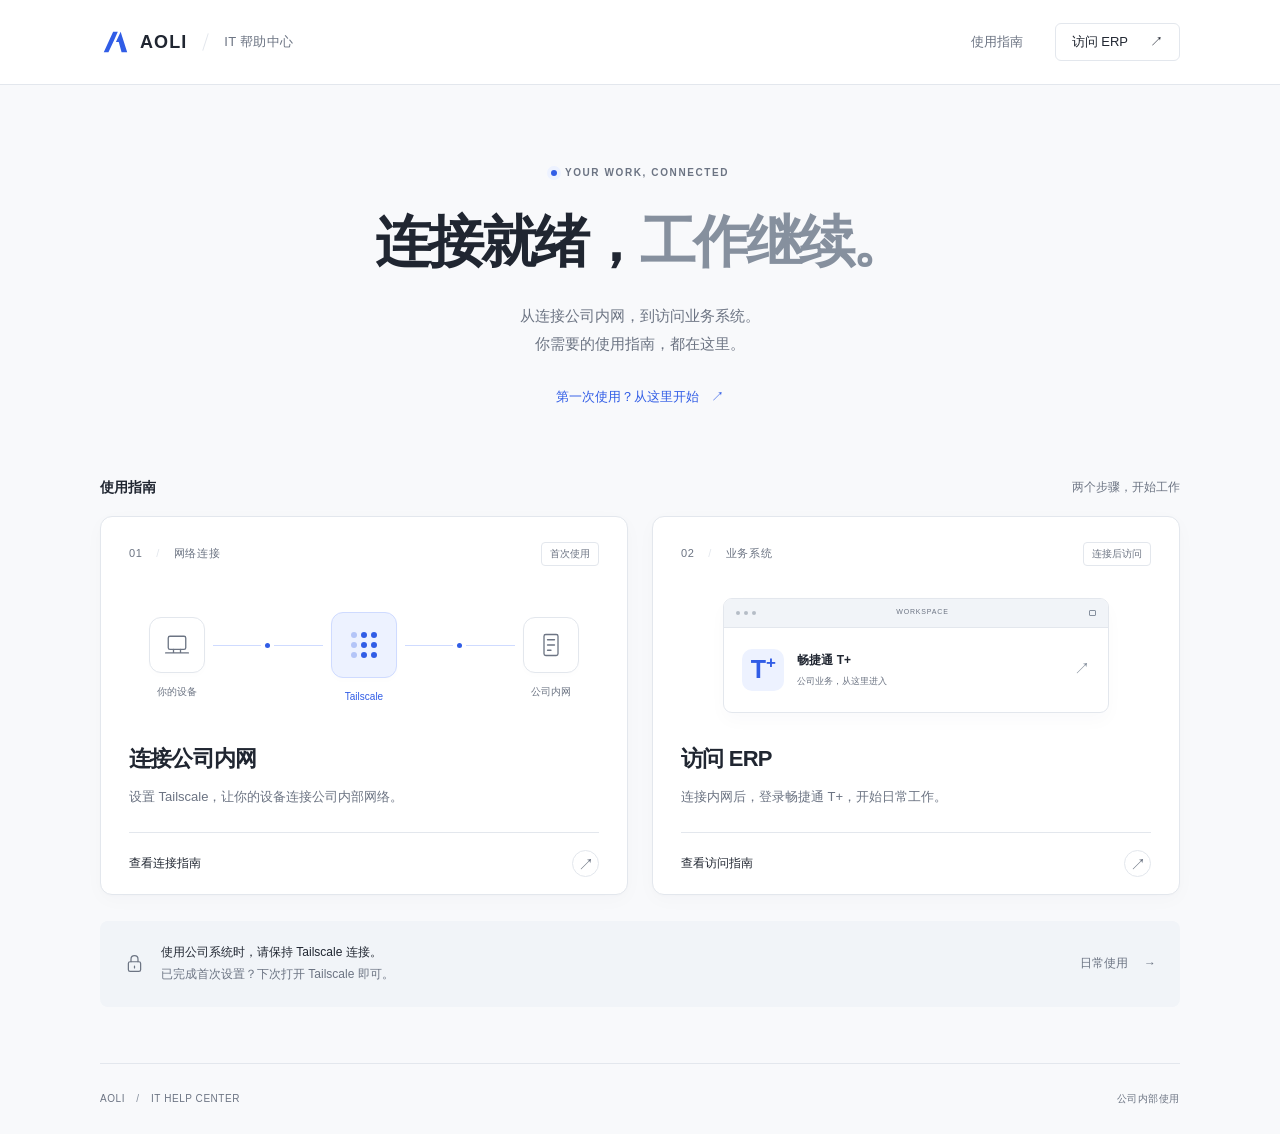
<file: index.html>
<!DOCTYPE html>
<html lang="zh-CN">
<head>
  <meta charset="utf-8">
  <meta name="viewport" content="width=device-width, initial-scale=1">
  <meta name="description" content="AOLI IT 帮助中心：连接公司内网，访问 ERP，让工作顺畅开始。">
  <title>IT 帮助中心 · AOLI</title>
  <link rel="stylesheet" href="style.css?v=3">
</head>
<body>
  <a class="skip-link" href="#main">跳转到主要内容</a>
  <header class="site-header">
    <div class="header-inner">
      <a class="brand" href="./" aria-label="AOLI IT 帮助中心首页">
        <svg class="brand-mark" viewBox="0 0 32 32" aria-hidden="true"><path d="M4 27 14 5h5l-4 9-6 13zm13-11 5-11 7 22h-6l-3-11z" fill="currentColor"/></svg>
        <span>AOLI</span><span class="brand-divider" aria-hidden="true"></span><span class="brand-caption">IT 帮助中心</span>
      </a>
      <nav class="header-nav" aria-label="主导航">
        <a href="#guides">使用指南</a>
        <a class="nav-button" href="erp/">访问 ERP <span aria-hidden="true">↗</span></a>
      </nav>
    </div>
  </header>
  <main class="home container" id="main">
    <section class="hero" aria-labelledby="hero-title">
      <p class="eyebrow"><span class="eyebrow-dot" aria-hidden="true"></span> YOUR WORK, CONNECTED</p>
      <h1 id="hero-title">连接就绪，<span>工作继续。</span></h1>
      <p class="hero-description">从连接公司内网，到访问业务系统。<br>你需要的使用指南，都在这里。</p>
      <a class="hero-link" href="network/">第一次使用？从这里开始 <span aria-hidden="true">↗</span></a>
    </section>
    <section class="guides" id="guides" aria-labelledby="guides-title">
      <div class="section-heading"><h2 id="guides-title">使用指南</h2><span>两个步骤，开始工作</span></div>
      <div class="guide-grid">
        <a class="guide-card" href="network/">
          <div class="card-topline"><span class="card-category">01 <span>/</span> 网络连接</span><span class="tag">首次使用</span></div>
          <div class="card-visual network-visual" aria-hidden="true">
            <div class="network-node"><div class="node-icon"><svg viewBox="0 0 32 32"><rect x="6" y="6" width="20" height="15" rx="2"/><path d="M3 25h26M12 21v4m8-4v4"/></svg></div><span>你的设备</span></div>
            <div class="connection-line"><span></span></div>
            <div class="network-node central-node"><div class="node-icon tailscale-icon"><i></i><i></i><i></i><i></i><i></i><i></i><i></i><i></i><i></i></div><span>Tailscale</span></div>
            <div class="connection-line"><span></span></div>
            <div class="network-node"><div class="node-icon"><svg viewBox="0 0 32 32"><rect x="8" y="4" width="16" height="24" rx="2"/><path d="M12 10h8m-8 6h8m-8 6h4"/></svg></div><span>公司内网</span></div>
          </div>
          <div class="card-content"><h3>连接公司内网</h3><p>设置 Tailscale，让你的设备连接公司内部网络。</p></div>
          <div class="card-bottom"><span>查看连接指南</span><span class="arrow-circle" aria-hidden="true">↗</span></div>
        </a>
        <a class="guide-card" href="erp/">
          <div class="card-topline"><span class="card-category">02 <span>/</span> 业务系统</span><span class="tag">连接后访问</span></div>
          <div class="card-visual erp-visual" aria-hidden="true">
            <div class="app-window">
              <div class="window-toolbar"><span class="window-dots"><i></i><i></i><i></i></span><span>WORKSPACE</span><span class="window-square"></span></div>
              <div class="window-body"><div class="app-symbol">T<span>+</span></div><div class="app-detail"><strong>畅捷通 T+</strong><span>公司业务，从这里进入</span></div><span class="app-open">↗</span></div>
            </div>
          </div>
          <div class="card-content"><h3>访问 ERP</h3><p>连接内网后，登录畅捷通 T+，开始日常工作。</p></div>
          <div class="card-bottom"><span>查看访问指南</span><span class="arrow-circle" aria-hidden="true">↗</span></div>
        </a>
      </div>
    </section>
    <aside class="home-note">
      <svg viewBox="0 0 24 24" aria-hidden="true"><rect x="5" y="10" width="14" height="11" rx="2"/><path d="M8 10V7a4 4 0 0 1 8 0v3m-4 5v2"/></svg>
      <p><strong>使用公司系统时，请保持 Tailscale 连接。</strong><span>已完成首次设置？下次打开 Tailscale 即可。</span></p>
      <a href="network/#next-time">日常使用 <span aria-hidden="true">→</span></a>
    </aside>
  </main>
  <footer class="site-footer container"><span>AOLI <span class="footer-slash">/</span> IT HELP CENTER</span><span>公司内部使用</span></footer>
</body>
</html>
</file>
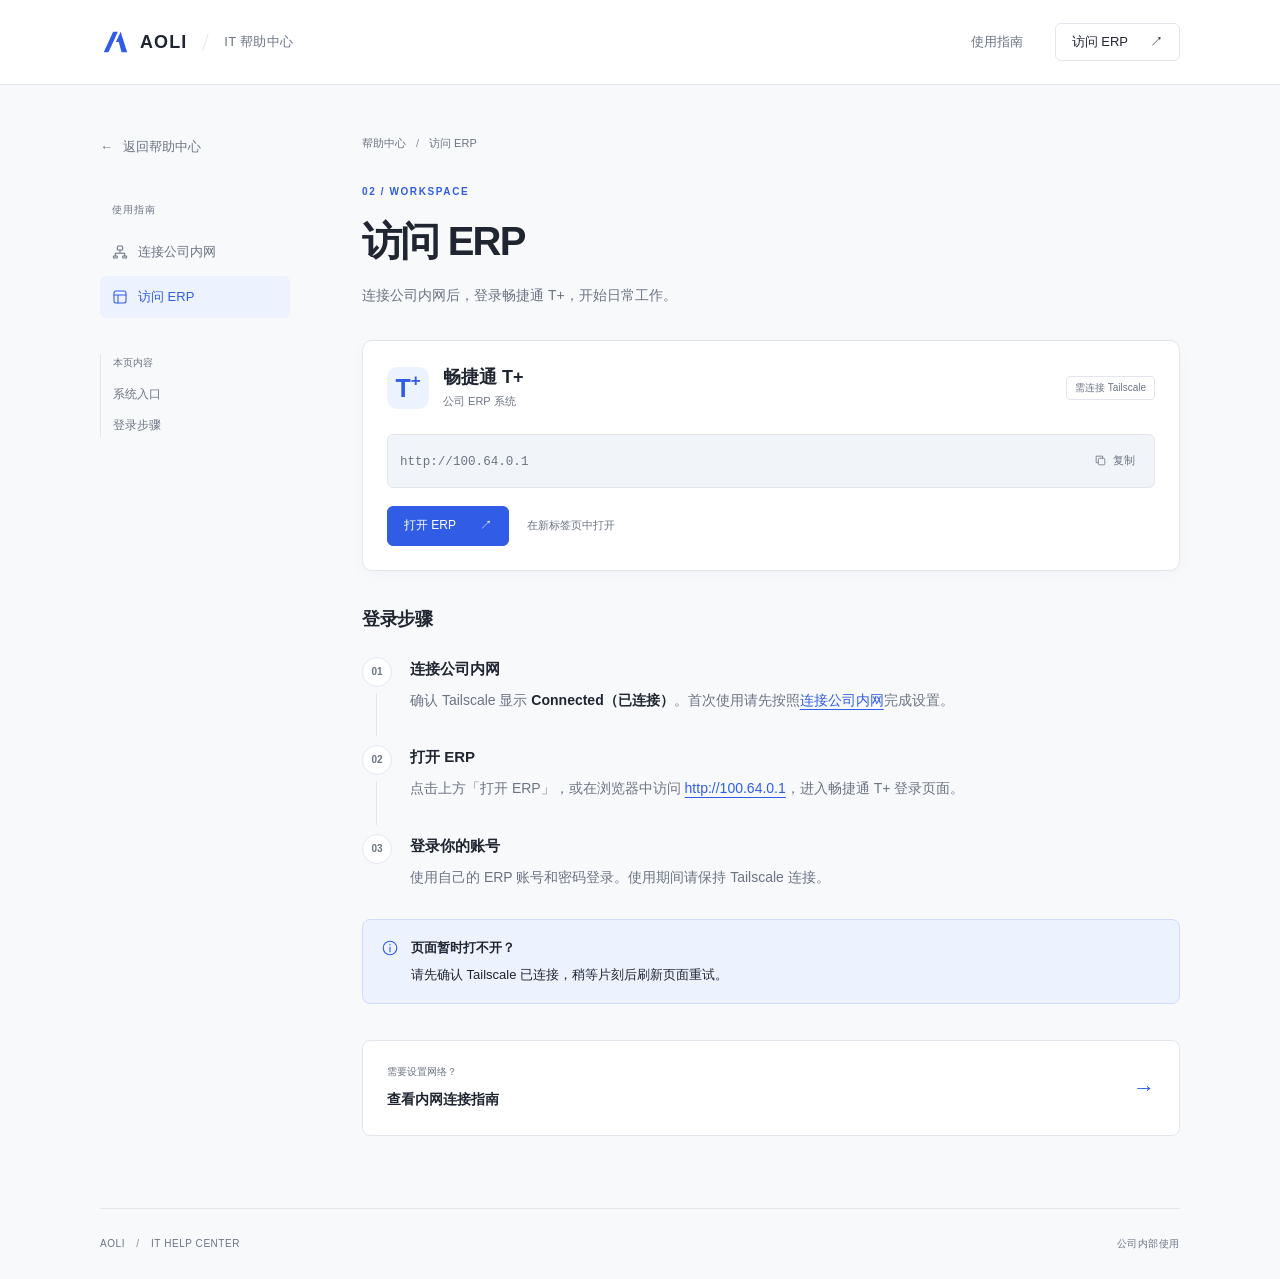
<file: erp/index.html>
<!DOCTYPE html>
<html lang="zh-CN">
<head>
  <meta charset="utf-8">
  <meta name="viewport" content="width=device-width, initial-scale=1">
  <title>访问 ERP · IT 帮助中心</title>
  <link rel="stylesheet" href="../style.css?v=3">
  <script src="../script.js?v=3" defer></script>
</head>
<body>
  <a class="skip-link" href="#main">跳转到主要内容</a>
  <header class="site-header"><div class="header-inner">
      <a class="brand" href="../" aria-label="AOLI IT 帮助中心首页">
        <svg class="brand-mark" viewBox="0 0 32 32" aria-hidden="true"><path d="M4 27 14 5h5l-4 9-6 13zm13-11 5-11 7 22h-6l-3-11z" fill="currentColor"/></svg>
        <span>AOLI</span><span class="brand-divider" aria-hidden="true"></span><span class="brand-caption">IT 帮助中心</span>
      </a>
      <nav class="header-nav" aria-label="主导航"><a href="../#guides">使用指南</a><a class="nav-button" href="../erp/">访问 ERP <span aria-hidden="true">↗</span></a></nav>
  </div></header>
  <div class="docs-layout container">
    <aside class="docs-sidebar">
      <a class="back-link" href="../"><span aria-hidden="true">←</span> 返回帮助中心</a>
      <p class="sidebar-label">使用指南</p>
      <nav class="sidebar-nav" aria-label="使用指南">
        <a href="../network/"><svg viewBox="0 0 24 24" aria-hidden="true"><rect x="8" y="3" width="8" height="6" rx="1.5"/><path d="M12 9v5M5 14h14M5 14v4M19 14v4"/><rect x="2" y="18" width="6" height="3" rx="1"/><rect x="16" y="18" width="6" height="3" rx="1"/></svg>连接公司内网</a>
        <a href="../erp/" aria-current="page"><svg viewBox="0 0 24 24" aria-hidden="true"><rect x="3" y="3" width="18" height="18" rx="3"/><path d="M3 9h18M9 9v12"/></svg>访问 ERP</a>
      </nav>
      <nav class="toc" aria-label="本页目录"><span>本页内容</span><a href="#open-erp">系统入口</a><a href="#login-steps">登录步骤</a></nav>
    </aside>
    <main class="guide-article" id="main">
      <nav class="breadcrumbs" aria-label="面包屑导航"><a href="../">帮助中心</a><span aria-hidden="true">/</span><span aria-current="page">访问 ERP</span></nav>
      <article>
        <header class="article-header"><p class="eyebrow">02 / WORKSPACE</p><h1>访问 ERP</h1><p class="lede">连接公司内网后，登录畅捷通 T+，开始日常工作。</p></header>
        <section class="service-panel" id="open-erp" aria-labelledby="service-title">
          <div class="service-heading"><div class="app-symbol" aria-hidden="true">T<span>+</span></div><div><h2 id="service-title">畅捷通 T+</h2><p>公司 ERP 系统</p></div><span class="tag">需连接 Tailscale</span></div>
          <div class="service-address"><a href="http://100.64.0.1" target="_blank" rel="noopener"><code id="erp-address">http://100.64.0.1</code></a><button class="copy-button" type="button" data-copy-target="erp-address" aria-label="复制 ERP 地址" hidden><svg viewBox="0 0 24 24" aria-hidden="true"><rect x="8" y="8" width="12" height="12" rx="2"/><path d="M16 8V4H4v12h4"/></svg><span>复制</span></button></div>
          <span class="copy-feedback" id="erp-address-feedback" role="status" aria-live="polite"></span>
          <div class="service-actions"><a class="button button-primary" href="http://100.64.0.1" target="_blank" rel="noopener">打开 ERP <span aria-hidden="true">↗</span></a><span>在新标签页中打开</span></div>
        </section>
        <section class="guide-section" id="login-steps" aria-labelledby="login-steps-title">
          <h2 id="login-steps-title">登录步骤</h2>
          <ol class="steps">
            <li><h3>连接公司内网</h3><p>确认 Tailscale 显示 <strong>Connected（已连接）</strong>。首次使用请先按照<a href="../network/">连接公司内网</a>完成设置。</p></li>
            <li><h3>打开 ERP</h3><p>点击上方「打开 ERP」，或在浏览器中访问 <a href="http://100.64.0.1" target="_blank" rel="noopener">http://100.64.0.1</a>，进入畅捷通 T+ 登录页面。</p></li>
            <li><h3>登录你的账号</h3><p>使用自己的 ERP 账号和密码登录。使用期间请保持 Tailscale 连接。</p></li>
          </ol>
        </section>
        <aside class="callout"><svg viewBox="0 0 24 24" aria-hidden="true"><circle cx="12" cy="12" r="9"/><path d="M12 11v6m0-10v1"/></svg><p><strong>页面暂时打不开？</strong>请先确认 Tailscale 已连接，稍等片刻后刷新页面重试。</p></aside>
        <a class="next-guide" href="../network/"><span><small>需要设置网络？</small><strong>查看内网连接指南</strong></span><span aria-hidden="true">→</span></a>
      </article>
    </main>
  </div>
  <footer class="site-footer container"><span>AOLI <span class="footer-slash">/</span> IT HELP CENTER</span><span>公司内部使用</span></footer>
</body>
</html>
</file>
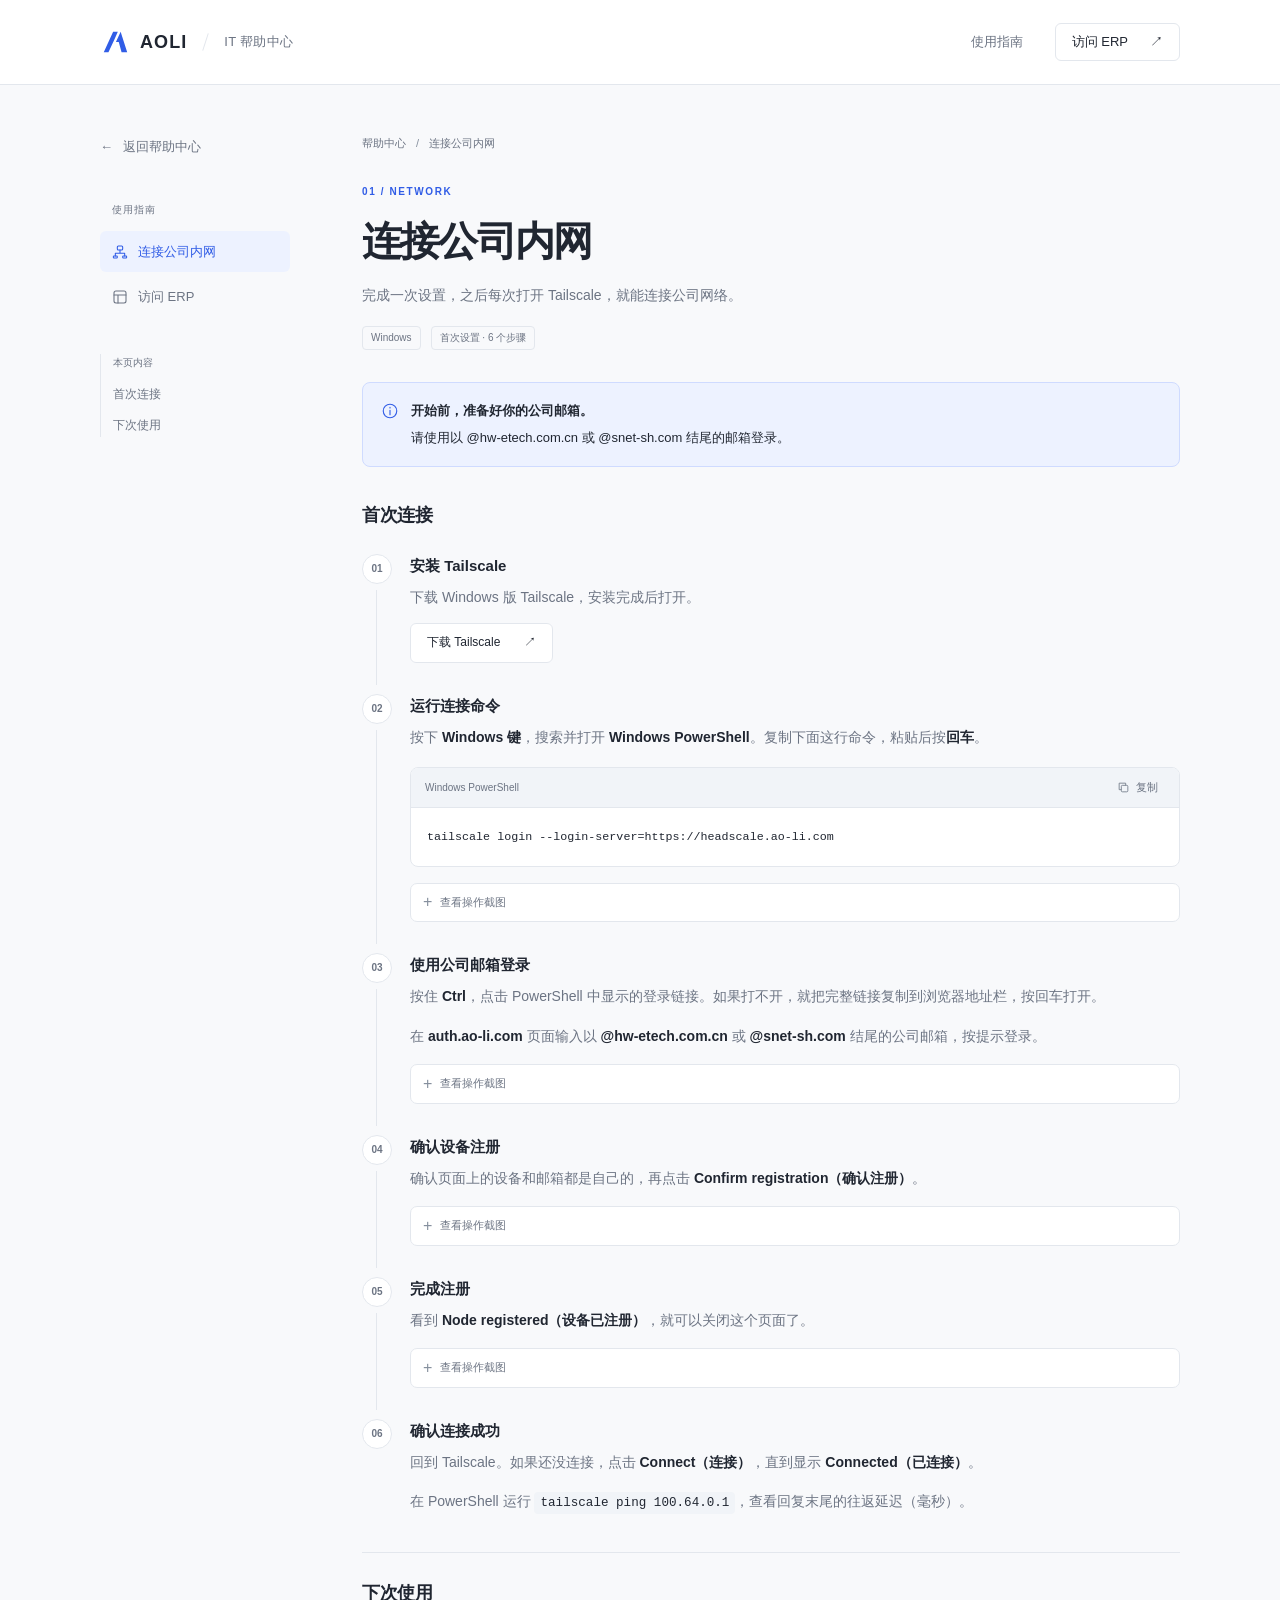
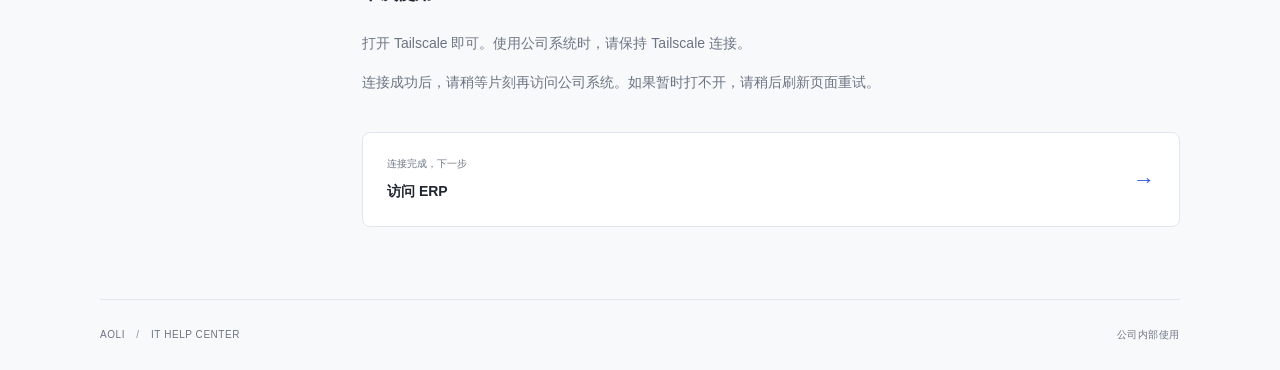
<file: network/index.html>
<!DOCTYPE html>
<html lang="zh-CN">
<head>
  <meta charset="utf-8">
  <meta name="viewport" content="width=device-width, initial-scale=1">
  <title>连接公司内网 · IT 帮助中心</title>
  <link rel="stylesheet" href="../style.css?v=4">
  <script src="../script.js?v=3" defer></script>
</head>
<body>
  <a class="skip-link" href="#main">跳转到主要内容</a>
  <header class="site-header"><div class="header-inner">
      <a class="brand" href="../" aria-label="AOLI IT 帮助中心首页">
        <svg class="brand-mark" viewBox="0 0 32 32" aria-hidden="true"><path d="M4 27 14 5h5l-4 9-6 13zm13-11 5-11 7 22h-6l-3-11z" fill="currentColor"/></svg>
        <span>AOLI</span><span class="brand-divider" aria-hidden="true"></span><span class="brand-caption">IT 帮助中心</span>
      </a>
      <nav class="header-nav" aria-label="主导航"><a href="../#guides">使用指南</a><a class="nav-button" href="../erp/">访问 ERP <span aria-hidden="true">↗</span></a></nav>
  </div></header>
  <div class="docs-layout container">
    <aside class="docs-sidebar">
      <a class="back-link" href="../"><span aria-hidden="true">←</span> 返回帮助中心</a>
      <p class="sidebar-label">使用指南</p>
      <nav class="sidebar-nav" aria-label="使用指南">
        <a href="../network/" aria-current="page"><svg viewBox="0 0 24 24" aria-hidden="true"><rect x="8" y="3" width="8" height="6" rx="1.5"/><path d="M12 9v5M5 14h14M5 14v4M19 14v4"/><rect x="2" y="18" width="6" height="3" rx="1"/><rect x="16" y="18" width="6" height="3" rx="1"/></svg>连接公司内网</a>
        <a href="../erp/"><svg viewBox="0 0 24 24" aria-hidden="true"><rect x="3" y="3" width="18" height="18" rx="3"/><path d="M3 9h18M9 9v12"/></svg>访问 ERP</a>
      </nav>
      <nav class="toc" aria-label="本页目录"><span>本页内容</span><a href="#first-time">首次连接</a><a href="#next-time">下次使用</a></nav>
    </aside>
    <main class="guide-article" id="main">
      <nav class="breadcrumbs" aria-label="面包屑导航"><a href="../">帮助中心</a><span aria-hidden="true">/</span><span aria-current="page">连接公司内网</span></nav>
      <article>
        <header class="article-header">
          <p class="eyebrow">01 / NETWORK</p><h1>连接公司内网</h1>
          <p class="lede">完成一次设置，之后每次打开 Tailscale，就能连接公司网络。</p>
          <div class="article-meta"><span class="tag">Windows</span><span class="tag">首次设置 · 6 个步骤</span></div>
        </header>
        <aside class="callout"><svg viewBox="0 0 24 24" aria-hidden="true"><circle cx="12" cy="12" r="9"/><path d="M12 11v6m0-10v1"/></svg><p><strong>开始前，准备好你的公司邮箱。</strong>请使用以 @hw-etech.com.cn 或 @snet-sh.com 结尾的邮箱登录。</p></aside>
        <section class="guide-section" id="first-time" aria-labelledby="first-time-title">
          <h2 id="first-time-title">首次连接</h2>
          <ol class="steps">
            <li><h3>安装 Tailscale</h3><p>下载 Windows 版 Tailscale，安装完成后打开。</p><a class="button" href="https://tailscale.com/download/windows" target="_blank" rel="noopener">下载 Tailscale <span aria-hidden="true">↗</span></a></li>
            <li><h3>运行连接命令</h3><p>按下 <strong>Windows 键</strong>，搜索并打开 <strong>Windows PowerShell</strong>。复制下面这行命令，粘贴后按<strong>回车</strong>。</p>
              <div class="code-block"><div class="code-toolbar"><span>Windows PowerShell</span><button class="copy-button" type="button" data-copy-target="login-command" aria-label="复制 Tailscale 登录命令" hidden><svg viewBox="0 0 24 24" aria-hidden="true"><rect x="8" y="8" width="12" height="12" rx="2"/><path d="M16 8V4H4v12h4"/></svg><span>复制</span></button></div><pre><code id="login-command">tailscale login --login-server=https://headscale.ao-li.com</code></pre></div>
              <span class="copy-feedback" id="login-command-feedback" role="status" aria-live="polite"></span>
              <details class="screenshot-details"><summary>查看操作截图</summary><figure class="shot"><a href="images/login-command.png" target="_blank" rel="noopener"><img src="images/login-command.png" alt="PowerShell 显示登录命令和登录链接（点击在新标签页查看大图）" loading="lazy" width="1734" height="927"></a></figure></details>
            </li>
            <li><h3>使用公司邮箱登录</h3><p>按住 <strong>Ctrl</strong>，点击 PowerShell 中显示的登录链接。如果打不开，就把完整链接复制到浏览器地址栏，按回车打开。</p><p>在 <strong>auth.ao-li.com</strong> 页面输入以 <strong>@hw-etech.com.cn</strong> 或 <strong>@snet-sh.com</strong> 结尾的公司邮箱，按提示登录。</p>
              <details class="screenshot-details"><summary>查看操作截图</summary><figure class="shot"><a href="images/email-sign-in.png" target="_blank" rel="noopener"><img src="images/email-sign-in.png" alt="公司邮箱登录页面及 Continue 按钮（点击在新标签页查看大图）" loading="lazy" width="2160" height="1368"></a></figure></details>
            </li>
            <li><h3>确认设备注册</h3><p>确认页面上的设备和邮箱都是自己的，再点击 <strong>Confirm registration（确认注册）</strong>。</p>
              <details class="screenshot-details"><summary>查看操作截图</summary><figure class="shot"><a href="images/confirm-registration.png" target="_blank" rel="noopener"><img src="images/confirm-registration.png" alt="Headscale 设备信息及 Confirm registration 确认注册按钮（点击在新标签页查看大图）" loading="lazy" width="2160" height="1368"></a></figure></details>
            </li>
            <li><h3>完成注册</h3><p>看到 <strong>Node registered（设备已注册）</strong>，就可以关闭这个页面了。</p>
              <details class="screenshot-details"><summary>查看操作截图</summary><figure class="shot"><a href="images/registration-success.png" target="_blank" rel="noopener"><img src="images/registration-success.png" alt="Headscale 显示 Node registered，设备注册成功（点击在新标签页查看大图）" loading="lazy" width="2160" height="1368"></a></figure></details>
            </li>
            <li>
              <h3>确认连接成功</h3>
              <p>回到 Tailscale。如果还没连接，点击 <strong>Connect（连接）</strong>，直到显示 <strong>Connected（已连接）</strong>。</p>
              <p>在 PowerShell 运行 <code class="inline-command">tailscale ping 100.64.0.1</code>，查看回复末尾的往返延迟（毫秒）。</p>
            </li>
          </ol>
        </section>
        <section class="guide-section next-time" id="next-time" aria-labelledby="next-time-title">
          <h2 id="next-time-title">下次使用</h2><p>打开 Tailscale 即可。使用公司系统时，请保持 Tailscale 连接。</p><p>连接成功后，请稍等片刻再访问公司系统。如果暂时打不开，请稍后刷新页面重试。</p>
        </section>
        <a class="next-guide" href="../erp/"><span><small>连接完成，下一步</small><strong>访问 ERP</strong></span><span aria-hidden="true">→</span></a>
      </article>
    </main>
  </div>
  <footer class="site-footer container"><span>AOLI <span class="footer-slash">/</span> IT HELP CENTER</span><span>公司内部使用</span></footer>
</body>
</html>
</file>
<file: style.css>
:root {
  color-scheme: light dark;
  --bg: #f8f9fb; --fg: #202631; --muted: #6c7483; --subtle: #86909e;
  --line: #e3e7ed; --surface: #f1f4f8; --card: #fff;
  --accent: #315de6; --accent-soft: #edf2ff; --accent-line: #cfdbff; --hover: #f4f6fc;
  --shadow: 0 5px 20px #1c304b06, 0 1px 3px #1c304b04;
}
* { box-sizing: border-box; }
html { -webkit-text-size-adjust: 100%; scroll-behavior: smooth; scroll-padding-top: 2rem; }
body { margin: 0; background: var(--bg); color: var(--fg); font-family: -apple-system, BlinkMacSystemFont, "Segoe UI", "PingFang SC", "Microsoft YaHei", sans-serif; font-size: 15px; line-height: 1.8; -webkit-font-smoothing: antialiased; }
::selection { background: var(--accent-line); color: var(--fg); }
a { color: var(--accent); text-underline-offset: .25em; }
a:hover { text-decoration-thickness: 2px; }
a, button, summary { -webkit-tap-highlight-color: transparent; }
:where(a, button, summary):focus-visible { outline: 3px solid var(--accent); outline-offset: 5px; border-radius: 4px; }
button { font: inherit; }
button:disabled { cursor: wait; }
svg { display: block; }
p { margin: 0 0 1rem; }
h1, h2, h3 { margin: 0; font-weight: 600; line-height: 1.4; }
strong { font-weight: 600; }
.container, .header-inner { width: min(1080px, calc(100% - 96px)); margin-inline: auto; }
.skip-link { position: fixed; z-index: 10; top: 12px; left: 12px; padding: 10px 18px; background: var(--card); transform: translateY(-150%); }
.skip-link:focus { transform: translateY(0); }

/* Shared navigation */
.site-header { border-bottom: 1px solid var(--line); background: var(--card); }
.header-inner { min-height: 84px; display: flex; justify-content: space-between; align-items: center; gap: 24px; }
.brand { display: inline-flex; align-items: center; gap: 10px; color: var(--fg); text-decoration: none; font-size: 18px; letter-spacing: .06em; font-weight: 750; white-space: nowrap; }
.brand-mark { height: 30px; width: 30px; color: var(--accent); }
.brand-divider { height: 18px; width: 1px; background: var(--line); margin: 0 8px; transform: rotate(18deg); }
.brand-caption { color: var(--muted); font-size: 13px; font-weight: 450; letter-spacing: .02em; }
.header-nav { display: flex; align-items: center; gap: 32px; font-size: 13px; }
.header-nav a { color: var(--muted); text-decoration: none; }
.header-nav a:hover { color: var(--accent); }
.header-nav .nav-button { display: inline-flex; align-items: center; justify-content: center; gap: 22px; min-height: 38px; padding: 4px 16px; border: 1px solid var(--line); border-radius: 6px; color: var(--fg); background: var(--card); transition: border-color .2s, background .2s; }
.header-nav .nav-button:hover { border-color: var(--accent-line); background: var(--accent-soft); }

/* Home */
.hero { padding: 80px 0 62px; text-align: center; }
.eyebrow { display: flex; align-items: center; justify-content: center; gap: 8px; margin: 0 0 24px; color: var(--muted); font-size: 10px; line-height: 1.5; font-weight: 600; letter-spacing: .16em; }
.eyebrow-dot { width: 6px; height: 6px; background: var(--accent); border-radius: 50%; box-shadow: 0 0 0 4px var(--accent-soft); }
.hero h1 { font-size: clamp(36px, 4.5vw, 56px); font-weight: 650; letter-spacing: -.055em; line-height: 1.35; }
.hero h1 span { color: var(--subtle); }
.hero-description { margin: 22px 0 20px; color: var(--muted); font-size: 15px; line-height: 1.9; }
.hero-link { display: inline-flex; align-items: center; gap: 12px; min-height: 36px; font-size: 13px; text-decoration: none; }
.hero-link:hover { text-decoration: underline; }
.section-heading { display: flex; align-items: center; justify-content: space-between; gap: 16px; margin-bottom: 18px; }
.section-heading h2 { font-size: 14px; }
.section-heading > span { font-size: 12px; color: var(--muted); }
.guide-grid { display: grid; grid-template-columns: repeat(2, minmax(0, 1fr)); gap: 24px; }
.guide-card { min-width: 0; display: flex; flex-direction: column; overflow: hidden; border: 1px solid var(--line); border-radius: 12px; background: var(--card); color: var(--fg); text-decoration: none; box-shadow: var(--shadow); transition: transform .22s, box-shadow .22s, border-color .22s; }
.guide-card:hover { transform: translateY(-4px); border-color: var(--accent-line); box-shadow: 0 12px 30px #1c304b0b; }
.card-topline { display: flex; align-items: center; justify-content: space-between; gap: 16px; padding: 25px 28px 0; }
.card-category { color: var(--muted); font-size: 11px; letter-spacing: .06em; }
.card-category > span { color: var(--line); margin: 0 10px; }
.tag { padding: 2px 8px; border: 1px solid var(--line); border-radius: 4px; color: var(--muted); font-size: 10px; white-space: nowrap; }
.card-visual { height: 170px; margin: 8px 28px 0; display: flex; align-items: center; justify-content: center; }
.network-visual { padding: 0 20px; }
.network-node { display: flex; flex-direction: column; align-items: center; flex-shrink: 0; gap: 10px; }
.network-node > span { font-size: 10px; color: var(--muted); }
.node-icon { display: grid; place-items: center; width: 56px; height: 56px; border: 1px solid var(--line); border-radius: 12px; background: var(--card); color: var(--muted); box-shadow: 0 3px 6px #1c304b03; }
.node-icon svg { width: 28px; height: 28px; fill: none; stroke: currentColor; stroke-width: 1.5; stroke-linecap: round; stroke-linejoin: round; }
.central-node .node-icon { width: 66px; height: 66px; color: var(--accent); background: var(--accent-soft); border-color: var(--accent-line); }
.central-node > span { color: var(--accent); }
.tailscale-icon { grid-template-columns: repeat(3, 6px); grid-template-rows: repeat(3, 6px); gap: 4px; align-content: center; justify-content: center; }
.tailscale-icon i { width: 6px; height: 6px; background: currentColor; border-radius: 50%; }
.tailscale-icon i:nth-child(3n + 1) { opacity: .3; }
.connection-line { position: relative; height: 1px; flex: 1; margin: -27px 8px 0; background: var(--accent-line); }
.connection-line span { position: absolute; left: calc(50% - 3px); top: -2px; width: 5px; height: 5px; border-radius: 50%; background: var(--accent); box-shadow: 0 0 0 4px var(--card); }
.app-window { width: 82%; border: 1px solid var(--line); border-radius: 9px; overflow: hidden; background: var(--card); box-shadow: 0 8px 18px #1c304b06; transform: translateY(-4px); transition: transform .22s; }
.guide-card:hover .app-window { transform: translateY(-7px); }
.window-toolbar { display: flex; align-items: center; justify-content: space-between; height: 29px; padding: 0 12px; background: var(--surface); border-bottom: 1px solid var(--line); font-size: 7px; letter-spacing: .12em; color: var(--muted); }
.window-dots { display: flex; gap: 4px; }
.window-dots i { width: 4px; height: 4px; background: var(--subtle); opacity: .55; border-radius: 50%; }
.window-square { width: 7px; height: 6px; border: 1px solid var(--subtle); border-radius: 1px; }
.window-body { display: flex; align-items: center; gap: 13px; padding: 21px 18px; }
.app-symbol { display: flex; align-items: center; justify-content: center; flex-shrink: 0; width: 42px; height: 42px; border-radius: 10px; color: var(--accent); background: var(--accent-soft); font-size: 25px; font-weight: 650; line-height: 1; }
.app-symbol > span { font-size: 17px; align-self: flex-start; margin-top: 5px; }
.app-detail { display: flex; flex-direction: column; gap: 2px; }
.app-detail strong { font-size: 12px; }
.app-detail > span { color: var(--muted); font-size: 9px; white-space: nowrap; }
.app-open { margin-left: auto; font-size: 16px; color: var(--subtle); }
.card-content { padding: 0 28px 24px; flex: 1; }
.card-content h3 { font-size: 22px; letter-spacing: -.035em; }
.card-content p { margin: 10px 0 0; font-size: 13px; color: var(--muted); }
.card-bottom { margin: 0 28px; padding: 17px 0; border-top: 1px solid var(--line); display: flex; align-items: center; justify-content: space-between; font-size: 12px; }
.arrow-circle { display: grid; place-items: center; width: 27px; height: 27px; border: 1px solid var(--line); border-radius: 50%; font-size: 16px; color: var(--muted); transition: color .2s, background .2s, border-color .2s; }
.guide-card:hover .arrow-circle { color: #fff; background: var(--accent); border-color: var(--accent); }
.home-note { display: flex; align-items: center; gap: 16px; margin: 26px 0 0; padding: 21px 24px; background: var(--surface); border-radius: 8px; }
.home-note > svg { width: 21px; height: 21px; flex-shrink: 0; fill: none; stroke: var(--muted); stroke-width: 1.4; stroke-linecap: round; }
.home-note p { margin: 0; font-size: 12px; line-height: 1.8; }
.home-note strong { display: block; font-weight: 500; }
.home-note p > span { color: var(--muted); }
.home-note > a { display: flex; gap: 16px; align-items: center; margin-left: auto; white-space: nowrap; font-size: 12px; color: var(--muted); text-decoration: none; }
.home-note > a:hover { color: var(--accent); }
.site-footer { display: flex; justify-content: space-between; gap: 20px; padding: 26px 0; margin-top: 56px; border-top: 1px solid var(--line); color: var(--muted); font-size: 10px; letter-spacing: .055em; }
.footer-slash { margin: 0 8px; color: var(--subtle); }

/* Guides */
.docs-layout { display: grid; grid-template-columns: 190px minmax(0, 1fr); gap: 72px; padding-top: 44px; }
.docs-sidebar { align-self: start; position: sticky; top: 32px; font-size: 13px; }
.back-link { display: flex; align-items: center; gap: 10px; min-height: 36px; color: var(--muted); text-decoration: none; margin-bottom: 36px; }
.back-link:hover { color: var(--accent); }
.sidebar-label { font-size: 10px; color: var(--muted); letter-spacing: .1em; margin: 0 0 12px 12px; }
.sidebar-nav { display: flex; flex-direction: column; gap: 4px; }
.sidebar-nav a { display: flex; align-items: center; gap: 10px; padding: 9px 12px; border-radius: 6px; text-decoration: none; color: var(--muted); }
.sidebar-nav a svg { width: 16px; height: 16px; fill: none; stroke: currentColor; stroke-width: 1.6; stroke-linecap: round; stroke-linejoin: round; }
.sidebar-nav a:hover { color: var(--fg); background: var(--surface); }
.sidebar-nav a[aria-current="page"] { color: var(--accent); background: var(--accent-soft); font-weight: 500; }
.toc { margin-top: 36px; padding-left: 12px; border-left: 1px solid var(--line); display: flex; flex-direction: column; gap: 10px; font-size: 12px; }
.toc span { color: var(--muted); font-size: 10px; margin-bottom: 2px; }
.toc a { color: var(--muted); text-decoration: none; }
.toc a:hover { color: var(--accent); }
.guide-article { min-width: 0; padding-bottom: 16px; }
.breadcrumbs { display: flex; align-items: center; gap: 10px; margin: 5px 0 30px; color: var(--muted); font-size: 11px; }
.breadcrumbs a { color: var(--muted); text-decoration: none; }
.breadcrumbs > span[aria-hidden] { color: var(--subtle); }
.article-header { margin-bottom: 32px; }
.article-header .eyebrow { justify-content: flex-start; font-size: 10px; margin-bottom: 14px; color: var(--accent); }
.article-header h1 { font-size: clamp(30px, 4vw, 40px); letter-spacing: -.045em; margin-bottom: 14px; }
.lede { color: var(--muted); font-size: 14px; margin: 0; }
.article-meta { display: flex; gap: 10px; margin-top: 18px; }
.callout { display: flex; align-items: flex-start; gap: 12px; background: var(--accent-soft); border: 1px solid var(--accent-line); border-radius: 8px; padding: 16px 18px; margin: 28px 0 36px; }
.callout > svg { width: 18px; height: 18px; color: var(--accent); fill: none; stroke: currentColor; stroke-width: 1.5; stroke-linecap: round; flex-shrink: 0; margin-top: 3px; }
.callout p { font-size: 13px; line-height: 1.9; margin: 0; }
.callout strong { display: block; margin-bottom: 2px; }
.guide-section { margin-top: 36px; scroll-margin-top: 24px; }
.guide-section > h2 { font-size: 18px; margin-bottom: 24px; letter-spacing: -.02em; }
.steps { list-style: none; counter-reset: step; padding: 0; margin: 0; }
.steps > li { position: relative; counter-increment: step; padding: 0 0 30px 48px; }
.steps > li::before { content: counter(step, decimal-leading-zero); position: absolute; left: 0; top: 1px; display: grid; place-items: center; width: 28px; height: 28px; border: 1px solid var(--line); border-radius: 50%; background: var(--card); font-size: 10px; font-weight: 600; color: var(--muted); font-variant-numeric: tabular-nums; }
.steps > li:not(:last-child)::after { content: ""; position: absolute; left: 14px; top: 37px; bottom: 8px; width: 1px; background: var(--line); }
.steps > li:last-child { padding-bottom: 0; }
.steps h3 { font-size: 15px; padding-top: 2px; margin-bottom: 8px; }
.steps p, .guide-section > p { font-size: 14px; color: var(--muted); line-height: 1.95; margin-bottom: 12px; }
.steps p strong { color: var(--fg); }
.steps p:last-child, .guide-section > p:last-child { margin-bottom: 0; }
.guide-article a { overflow-wrap: anywhere; }
.button { display: inline-flex; align-items: center; justify-content: center; gap: 24px; min-height: 40px; padding: 8px 16px; border: 1px solid var(--line); border-radius: 6px; background: var(--card); color: var(--fg); text-decoration: none; font-size: 12px; transition: background .2s, border-color .2s; }
.button:hover { background: var(--hover); border-color: var(--accent-line); }
.button-primary { color: #fff; border-color: #315de6; background: #315de6; }
.button-primary:hover { background: #244bc4; border-color: #244bc4; }
code { font-family: ui-monospace, SFMono-Regular, Consolas, monospace; font-size: .9em; overflow-wrap: anywhere; }
.inline-command {
  display: inline-block;
  max-width: 100%;
  padding: 1px 6px;
  border-radius: 4px;
  background: var(--surface);
  color: var(--fg);
  line-height: 1.6;
}
.code-block { margin: 16px 0; border: 1px solid var(--line); border-radius: 8px; overflow: hidden; background: var(--card); }
.code-toolbar { display: flex; align-items: center; justify-content: space-between; gap: 12px; min-height: 40px; padding: 0 14px; border-bottom: 1px solid var(--line); background: var(--surface); color: var(--muted); font-size: 10px; }
.copy-button { display: inline-flex; align-items: center; gap: 6px; min-height: 32px; padding: 4px 7px; color: var(--muted); border: 0; background: transparent; border-radius: 4px; cursor: pointer; font-size: 11px; white-space: nowrap; }
.copy-button:hover { color: var(--accent); background: var(--accent-soft); }
.copy-button svg { width: 13px; height: 13px; fill: none; stroke: currentColor; stroke-width: 1.5; }
[hidden] { display: none !important; }
pre { padding: 17px 16px; margin: 0; line-height: 1.8; font-size: 13px; white-space: pre-wrap; overflow-wrap: anywhere; }
.copy-feedback { display: block; color: var(--accent); font-size: 11px; margin: -7px 0 12px; }
.copy-feedback:empty { display: none; }
.screenshot-details { margin-top: 14px; border: 1px solid var(--line); border-radius: 7px; background: var(--card); }
.screenshot-details summary { display: flex; align-items: center; gap: 8px; padding: 9px 12px; cursor: pointer; list-style: none; font-size: 11px; color: var(--muted); }
.screenshot-details summary::-webkit-details-marker { display: none; }
.screenshot-details summary::before { content: "+"; font-size: 16px; line-height: 1; color: var(--subtle); }
.screenshot-details[open] summary::before { content: "−"; }
.screenshot-details summary:hover { color: var(--accent); }
.screenshot-details summary > span { margin-left: auto; color: var(--subtle); font-size: 10px; }
figure.shot { margin: 0; border-top: 1px solid var(--line); }
figure.shot a { display: block; padding: 8px; }
figure.shot img { display: block; width: 100%; height: auto; border-radius: 4px; }
.next-time { border-top: 1px solid var(--line); padding-top: 28px; }
.next-guide { display: flex; align-items: center; justify-content: space-between; gap: 20px; margin-top: 36px; padding: 22px 24px; background: var(--card); border: 1px solid var(--line); border-radius: 8px; text-decoration: none; color: var(--fg); transition: border-color .2s; }
.next-guide:hover { border-color: var(--accent-line); }
.next-guide small { display: block; color: var(--muted); font-size: 10px; margin-bottom: 4px; }
.next-guide strong { font-size: 14px; }
.next-guide > span:last-child { color: var(--accent); font-size: 22px; }
.service-panel { margin: 28px 0 36px; padding: 24px; border: 1px solid var(--line); border-radius: 10px; background: var(--card); box-shadow: var(--shadow); }
.service-heading { display: flex; align-items: center; gap: 14px; }
.service-heading h2 { font-size: 18px; }
.service-heading p { margin: 2px 0 0; font-size: 11px; color: var(--muted); }
.service-heading .tag { margin-left: auto; }
.service-address { display: flex; align-items: center; justify-content: space-between; gap: 12px; margin: 22px 0 18px; padding: 10px 12px; background: var(--surface); border: 1px solid var(--line); border-radius: 6px; font-size: 14px; }
.service-address a { text-decoration: none; color: var(--muted); }
.service-address a:hover { color: var(--accent); }
.service-actions { display: flex; align-items: center; gap: 18px; flex-wrap: wrap; }
.service-actions > span { color: var(--muted); font-size: 11px; }

@media (min-width: 1400px) {
  .hero { padding-top: 96px; padding-bottom: 76px; }
}
@media (max-width: 900px) {
  .container, .header-inner { width: calc(100% - 56px); }
  .docs-layout { grid-template-columns: 160px minmax(0, 1fr); gap: 36px; }
  .card-topline { padding: 22px 22px 0; }
  .card-visual { margin-inline: 18px; }
  .card-content { padding-inline: 22px; }
  .card-bottom { margin-inline: 22px; }
  .network-visual { padding-inline: 6px; }
  .app-window { width: 95%; }
  .window-body { gap: 10px; padding: 21px 12px; }
}
@media (max-width: 640px) {
  .container, .header-inner { width: calc(100% - 40px); }
  .header-inner { min-height: 70px; gap: 12px; }
  .brand { gap: 7px; font-size: 16px; }
  .brand-mark { width: 26px; height: 26px; }
  .brand-divider { margin-inline: 3px; height: 15px; }
  .brand-caption { font-size: 11px; }
  .header-nav { gap: 12px; font-size: 12px; }
  .header-nav > a:not(.nav-button) { display: none; }
  .header-nav .nav-button { gap: 12px; min-height: 34px; padding-inline: 11px; font-size: 11px; }
  .hero { padding: 56px 0 44px; }
  .eyebrow { font-size: 9px; margin-bottom: 22px; letter-spacing: .12em; }
  .hero h1 { font-size: clamp(32px, 7.5vw, 44px); letter-spacing: -.06em; }
  .hero-description { font-size: 13px; margin-top: 18px; }
  .hero-link { font-size: 12px; }
  .section-heading { margin-bottom: 14px; }
  .section-heading h2 { font-size: 13px; }
  .section-heading > span { font-size: 10px; }
  .guide-grid { grid-template-columns: 1fr; gap: 18px; }
  .card-visual { height: 160px; margin-inline: 28px; }
  .network-visual { padding-inline: 10px; }
  .card-content h3 { font-size: 21px; }
  .card-content p { font-size: 12px; }
  .app-window { max-width: 320px; }
  .home-note { padding: 18px; gap: 12px; flex-wrap: wrap; margin-top: 22px; }
  .home-note > svg { align-self: flex-start; margin-top: 3px; width: 18px; height: 18px; }
  .home-note p { flex: 1; font-size: 11px; }
  .home-note > a { flex-basis: 100%; margin-left: 30px; font-size: 11px; }
  .site-footer { margin-top: 36px; padding-block: 22px; font-size: 9px; }
  .docs-layout { display: block; padding-top: 20px; }
  .docs-sidebar { position: static; margin-bottom: 28px; }
  .back-link { margin-bottom: 18px; font-size: 12px; }
  .sidebar-label, .toc { display: none; }
  .sidebar-nav { flex-direction: row; gap: 6px; padding-bottom: 16px; border-bottom: 1px solid var(--line); }
  .sidebar-nav a { font-size: 12px; padding: 8px 12px; }
  .breadcrumbs { display: none; }
  .article-header h1 { font-size: 32px; }
  .lede { font-size: 13px; }
  .callout { padding: 14px; margin-block: 24px 30px; }
  .steps > li { padding-left: 40px; }
  .steps p, .guide-section > p { font-size: 14px; }
  .steps h3 { font-size: 14px; }
  .steps > li::before { width: 26px; height: 26px; }
  .steps > li:not(:last-child)::after { left: 13px; }
  pre { padding: 14px 12px; font-size: 12px; }
  .screenshot-details summary > span { display: none; }
  .service-panel { padding: 20px; }
  .service-heading .tag { font-size: 9px; padding-inline: 5px; }
  .service-address { gap: 4px; padding-inline: 9px; font-size: 13px; }
}
@media (max-width: 360px) {
  .brand-caption, .brand-divider { display: none; }
  .hero h1 span { display: block; }
  .service-heading { gap: 10px; flex-wrap: wrap; }
  .service-heading .tag { margin-left: 0; }
}
@media (prefers-color-scheme: dark) {
  :root { --bg: #11141a; --fg: #e8ebf1; --muted: #9ba4b3; --subtle: #8993a4; --line: #2b303b; --surface: #1b202a; --card: #181c24; --accent: #97b0ff; --accent-soft: #222c46; --accent-line: #384971; --hover: #20283b; --shadow: none; }
  .guide-card:hover .arrow-circle { color: #11141a; }
}
@media (prefers-reduced-motion: reduce) {
  html { scroll-behavior: auto; }
  *, *::before, *::after { transition: none !important; }
  .guide-card:hover, .guide-card:hover .app-window { transform: none; }
}
</file>
